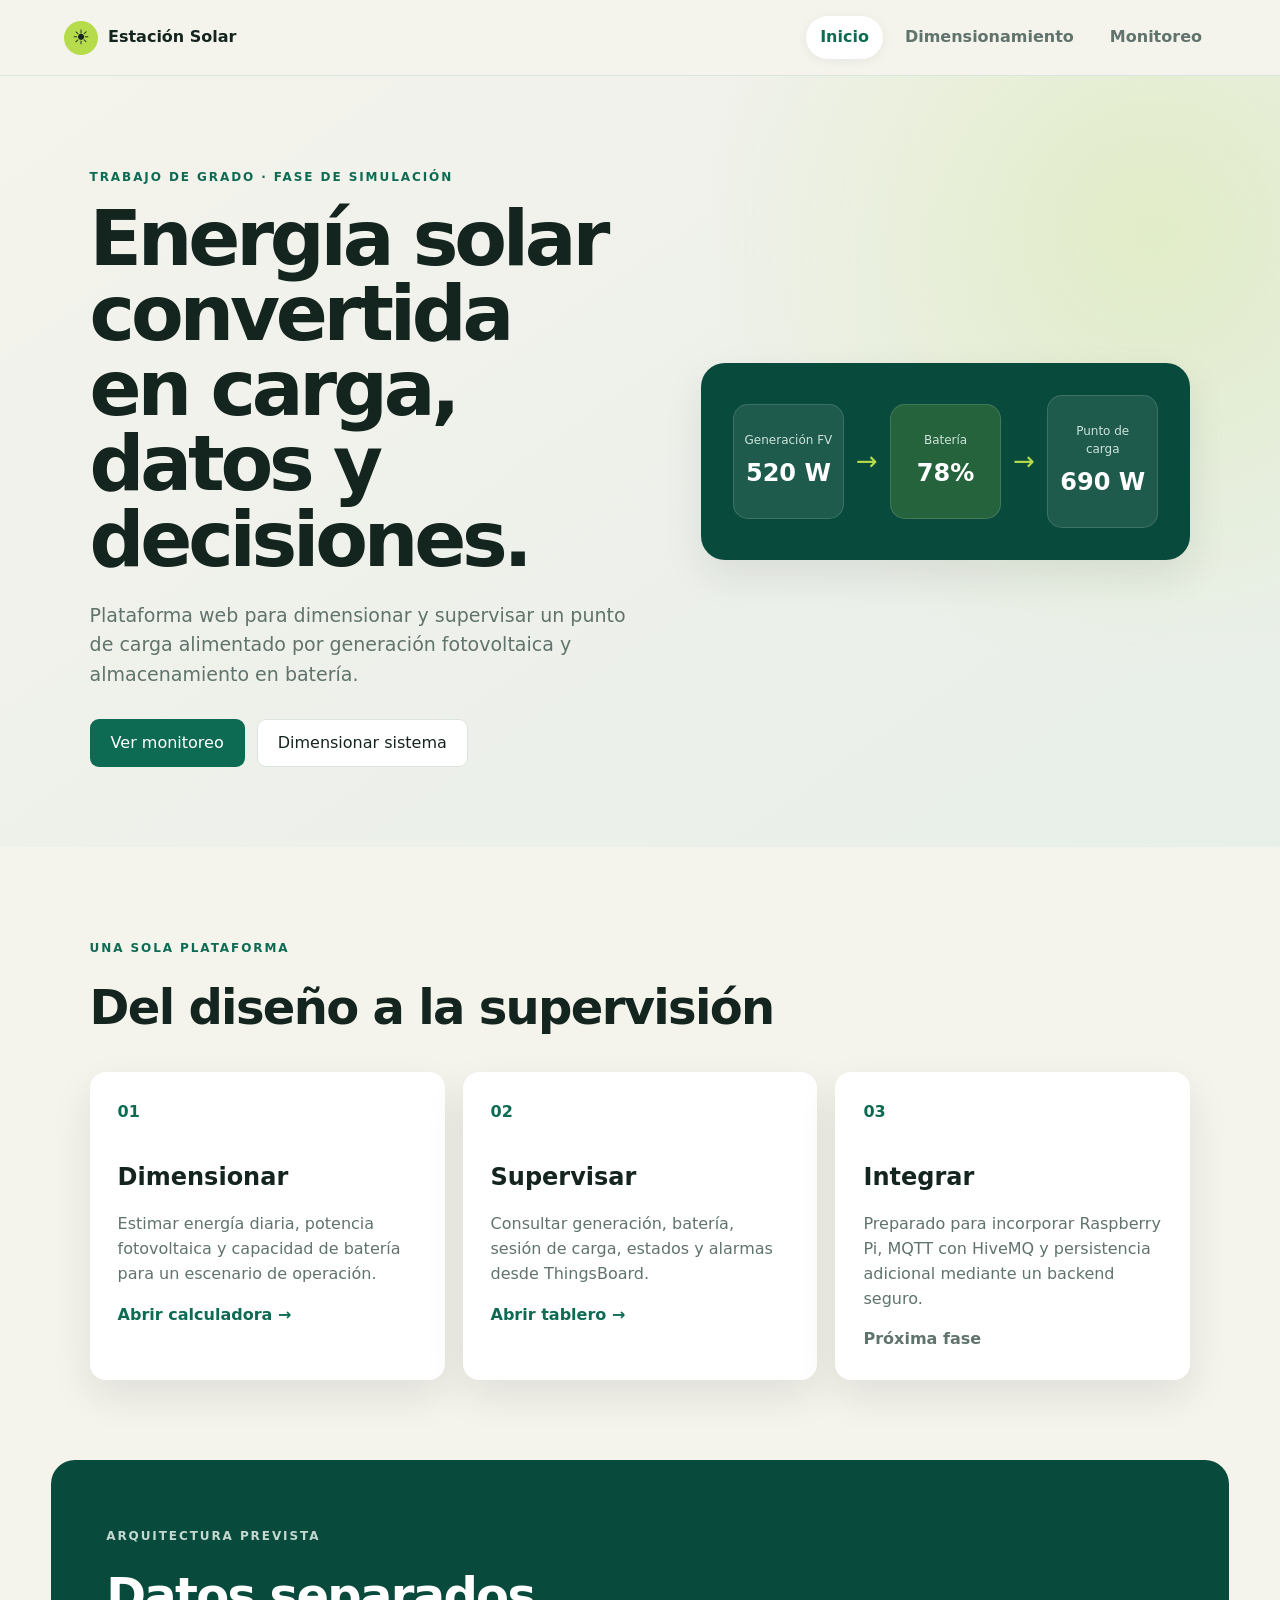
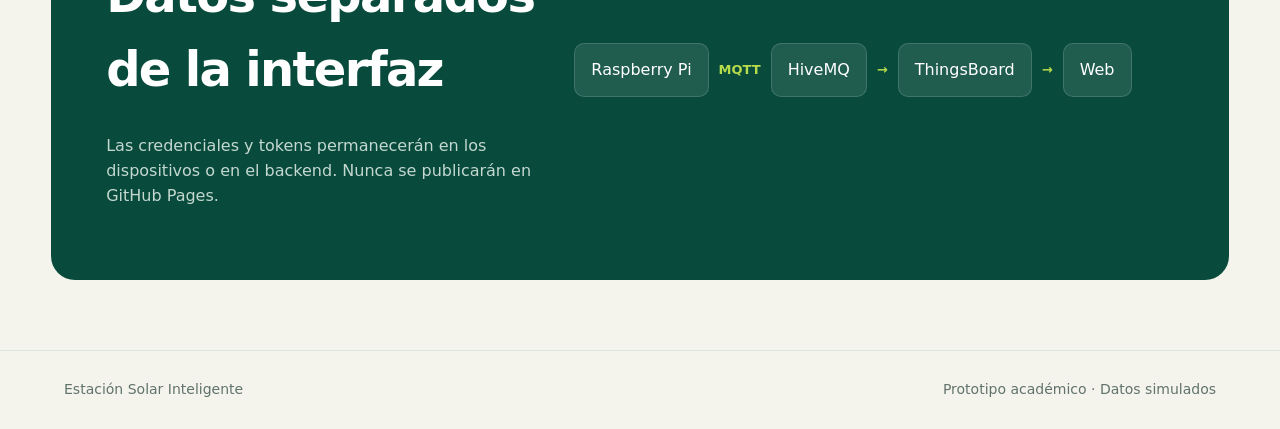
<file: index.html>
<!doctype html>
<html lang="es">
<head>
  <meta charset="utf-8">
  <meta name="viewport" content="width=device-width,initial-scale=1">
  <meta name="description" content="Sistema de gestión y supervisión de una estación de carga solar.">
  <title>Estación Solar Inteligente</title>
  <link rel="stylesheet" href="styles.css">
</head>
<body>
  <header class="site-header">
    <a class="brand" href="index.html" aria-label="Inicio"><span class="brand-mark">☀</span><span>Estación Solar</span></a>
    <button class="menu-button" aria-expanded="false" aria-controls="main-nav">Menú</button>
    <nav id="main-nav" class="nav" aria-label="Navegación principal">
      <a class="active" href="index.html">Inicio</a><a href="dimensionamiento.html">Dimensionamiento</a><a href="monitoreo.html">Monitoreo</a>
    </nav>
  </header>
  <main>
    <section class="hero">
      <div class="hero-copy">
        <p class="eyebrow">Trabajo de grado · Fase de simulación</p>
        <h1>Energía solar convertida en carga, datos y decisiones.</h1>
        <p>Plataforma web para dimensionar y supervisar un punto de carga alimentado por generación fotovoltaica y almacenamiento en batería.</p>
        <div class="actions"><a class="button primary" href="monitoreo.html">Ver monitoreo</a><a class="button secondary" href="dimensionamiento.html">Dimensionar sistema</a></div>
      </div>
      <div class="energy-visual" aria-label="Flujo de energía simulado">
        <div class="energy-node solar"><span>Generación FV</span><strong>520 W</strong></div><span class="flow">→</span>
        <div class="energy-node battery"><span>Batería</span><strong>78%</strong></div><span class="flow">→</span>
        <div class="energy-node charge"><span>Punto de carga</span><strong>690 W</strong></div>
      </div>
    </section>
    <section class="section">
      <p class="eyebrow">Una sola plataforma</p><h2>Del diseño a la supervisión</h2>
      <div class="feature-grid">
        <article class="feature"><span class="feature-number">01</span><h3>Dimensionar</h3><p>Estimar energía diaria, potencia fotovoltaica y capacidad de batería para un escenario de operación.</p><a href="dimensionamiento.html">Abrir calculadora →</a></article>
        <article class="feature"><span class="feature-number">02</span><h3>Supervisar</h3><p>Consultar generación, batería, sesión de carga, estados y alarmas desde ThingsBoard.</p><a href="monitoreo.html">Abrir tablero →</a></article>
        <article class="feature"><span class="feature-number">03</span><h3>Integrar</h3><p>Preparado para incorporar Raspberry Pi, MQTT con HiveMQ y persistencia adicional mediante un backend seguro.</p><span class="muted">Próxima fase</span></article>
      </div>
    </section>
    <section class="section architecture"><div><p class="eyebrow">Arquitectura prevista</p><h2>Datos separados de la interfaz</h2><p>Las credenciales y tokens permanecerán en los dispositivos o en el backend. Nunca se publicarán en GitHub Pages.</p></div><div class="pipeline"><span>Raspberry Pi</span><b>MQTT</b><span>HiveMQ</span><b>→</b><span>ThingsBoard</span><b>→</b><span>Web</span></div></section>
  </main>
  <footer><span>Estación Solar Inteligente</span><span>Prototipo académico · Datos simulados</span></footer>
  <script src="app.js"></script>
</body></html>
</file>
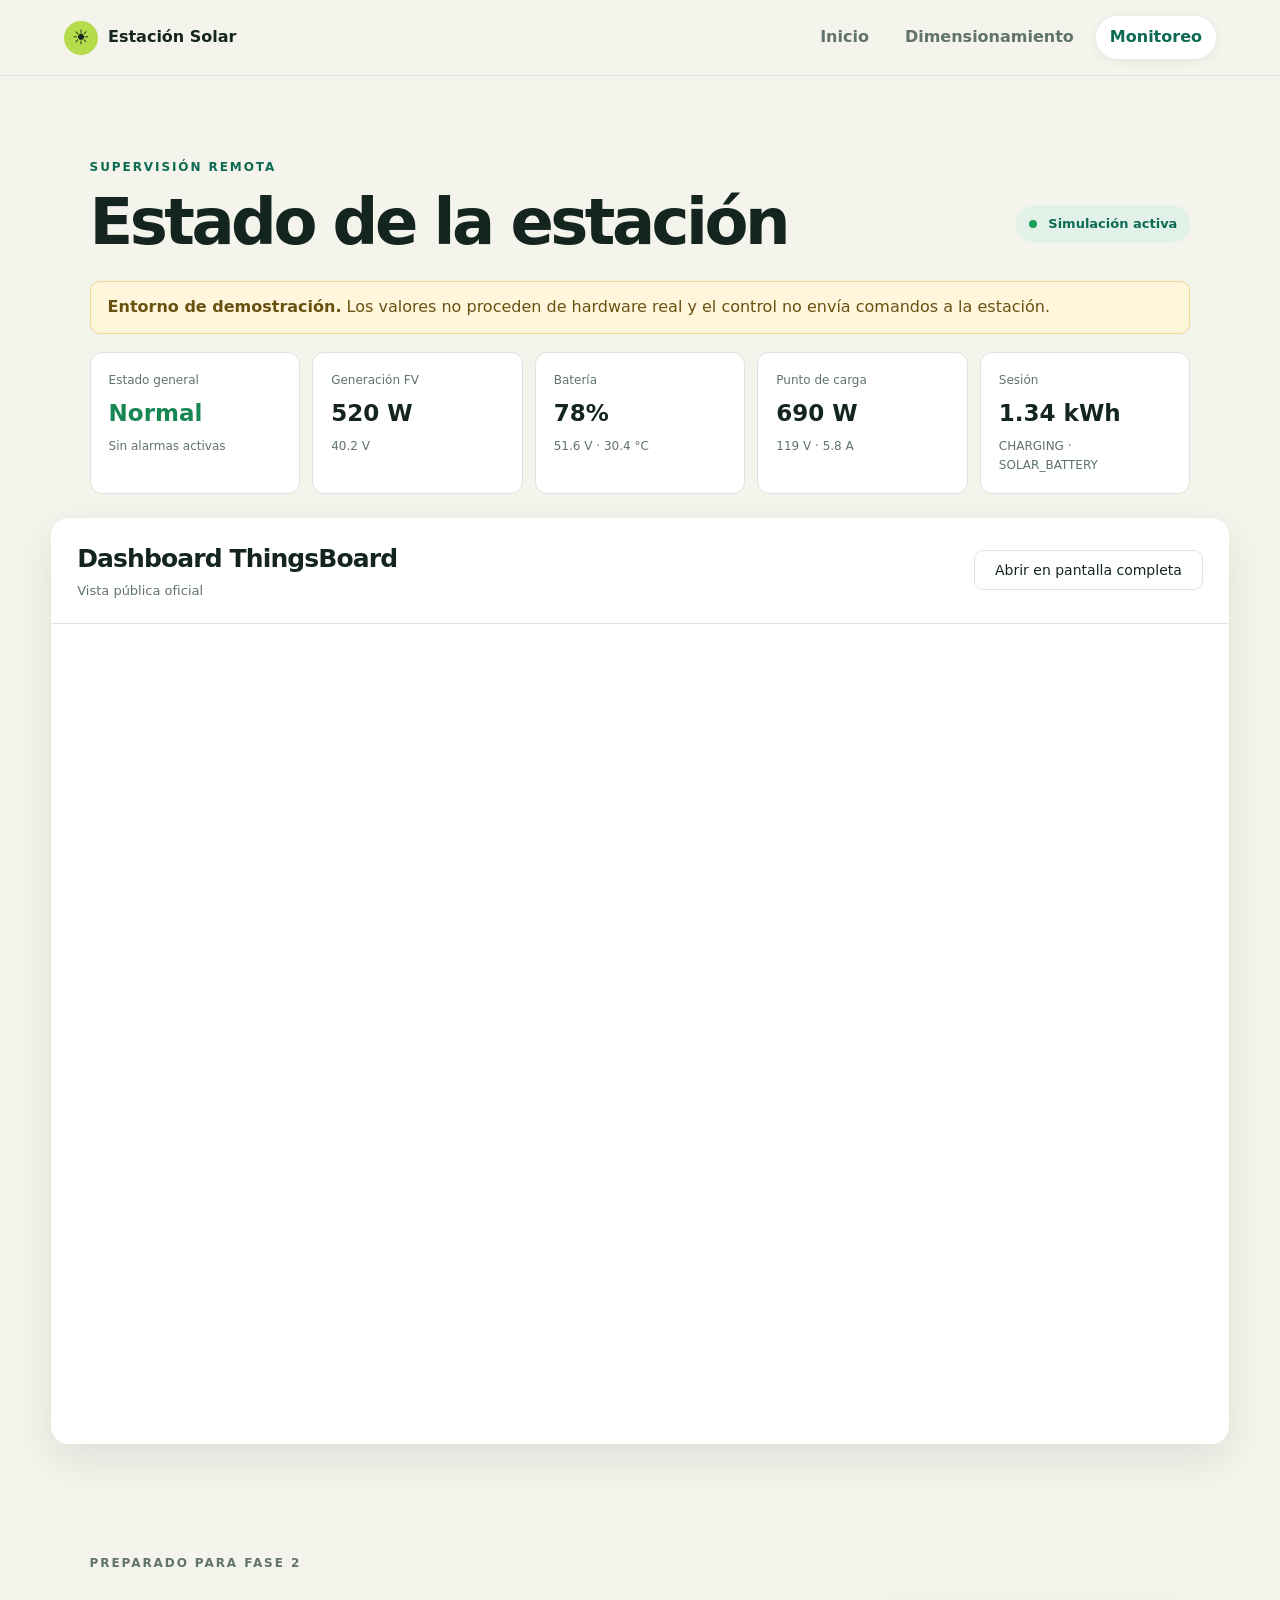
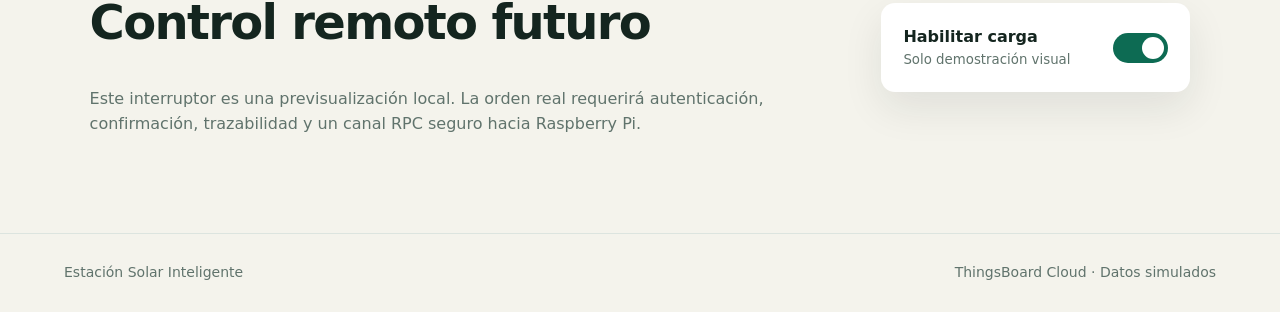
<file: monitoreo.html>
<!doctype html><html lang="es"><head><meta charset="utf-8"><meta name="viewport" content="width=device-width,initial-scale=1"><meta name="description" content="Monitoreo simulado de la estación solar mediante ThingsBoard."><title>Monitoreo | Estación Solar</title><link rel="stylesheet" href="styles.css"></head>
<body><header class="site-header"><a class="brand" href="index.html"><span class="brand-mark">☀</span><span>Estación Solar</span></a><button class="menu-button" aria-expanded="false" aria-controls="main-nav">Menú</button><nav id="main-nav" class="nav"><a href="index.html">Inicio</a><a href="dimensionamiento.html">Dimensionamiento</a><a class="active" href="monitoreo.html">Monitoreo</a></nav></header>
<main><section class="monitor-heading"><div><p class="eyebrow">Supervisión remota</p><h1>Estado de la estación</h1></div><div class="status-pill"><i></i> Simulación activa</div></section>
<section class="notice"><strong>Entorno de demostración.</strong> Los valores no proceden de hardware real y el control no envía comandos a la estación.</section>
<section class="live-summary" aria-label="Resumen simulado"><article><span>Estado general</span><strong class="ok">Normal</strong><small>Sin alarmas activas</small></article><article><span>Generación FV</span><strong id="demo-pv">520 W</strong><small id="demo-pvv">40.2 V</small></article><article><span>Batería</span><strong id="demo-soc">78%</strong><small id="demo-bat">51.6 V · 30.4 °C</small></article><article><span>Punto de carga</span><strong id="demo-power">690 W</strong><small id="demo-charge">119 V · 5.8 A</small></article><article><span>Sesión</span><strong id="demo-energy">1.34 kWh</strong><small>CHARGING · SOLAR_BATTERY</small></article></section>
<section class="dashboard-section"><div class="dashboard-toolbar"><div><h2>Dashboard ThingsBoard</h2><p>Vista pública oficial</p></div><a class="button secondary compact" href="https://thingsboard.cloud/dashboard/7d13a7f0-b7e5-11f1-b576-77a220d5bf3e?publicId=cea00c60-b83c-11f1-8680-eb7b4f3816b1" target="_blank" rel="noopener noreferrer">Abrir en pantalla completa</a></div><div class="iframe-wrap"><iframe title="Dashboard público de ThingsBoard" src="https://thingsboard.cloud/dashboard/7d13a7f0-b7e5-11f1-b576-77a220d5bf3e?publicId=cea00c60-b83c-11f1-8680-eb7b4f3816b1" loading="lazy" referrerpolicy="strict-origin-when-cross-origin" allowfullscreen></iframe></div></section>
<section class="control-preview section"><div><p class="eyebrow">Preparado para fase 2</p><h2>Control remoto futuro</h2><p>Este interruptor es una previsualización local. La orden real requerirá autenticación, confirmación, trazabilidad y un canal RPC seguro hacia Raspberry Pi.</p></div><label class="switch-row"><span><strong>Habilitar carga</strong><small id="control-caption">Solo demostración visual</small></span><input id="charge-demo" type="checkbox" checked><i aria-hidden="true"></i></label></section></main>
<footer><span>Estación Solar Inteligente</span><span>ThingsBoard Cloud · Datos simulados</span></footer><script src="app.js"></script></body></html>
</file>
<file: styles.css>
:root{--ink:#14251f;--muted:#60736c;--green:#0d6b53;--green-dark:#084b3c;--lime:#b6db4b;--cream:#f4f3ec;--white:#fff;--line:#dce4df;--amber:#e78c2c;--shadow:0 16px 40px rgba(20,37,31,.09)}*{box-sizing:border-box}html{scroll-behavior:smooth}body{margin:0;background:var(--cream);color:var(--ink);font:16px/1.55 Inter,ui-sans-serif,system-ui,-apple-system,BlinkMacSystemFont,"Segoe UI",sans-serif}a{color:inherit}.site-header{height:76px;padding:0 clamp(20px,5vw,72px);display:flex;align-items:center;justify-content:space-between;background:rgba(244,243,236,.95);border-bottom:1px solid var(--line);position:sticky;top:0;z-index:10;backdrop-filter:blur(12px)}.brand{display:flex;gap:10px;align-items:center;text-decoration:none;font-weight:800}.brand-mark{display:grid;place-items:center;width:34px;height:34px;border-radius:50%;background:var(--lime);font-size:20px}.nav{display:flex;gap:8px}.nav a{padding:9px 14px;border-radius:999px;text-decoration:none;color:var(--muted);font-weight:650}.nav a:hover,.nav a.active{background:var(--white);color:var(--green);box-shadow:0 2px 12px rgba(20,37,31,.06)}.menu-button{display:none;background:none;border:0;font-weight:700}.hero{min-height:610px;padding:80px clamp(20px,7vw,110px);display:grid;grid-template-columns:1.05fr .95fr;align-items:center;gap:70px;background:radial-gradient(circle at 90% 20%,rgba(182,219,75,.22),transparent 34%),linear-gradient(145deg,#f4f3ec,#e8efe9)}.hero h1,.page-heading h1,.monitor-heading h1{font-size:clamp(42px,6vw,78px);line-height:.98;letter-spacing:-.055em;margin:14px 0 24px;max-width:850px}.hero-copy>p:not(.eyebrow){font-size:19px;color:var(--muted);max-width:630px}.eyebrow{text-transform:uppercase;letter-spacing:.16em;font-size:12px;font-weight:800;color:var(--green)}.actions{display:flex;gap:12px;margin-top:30px;flex-wrap:wrap}.button{display:inline-flex;align-items:center;justify-content:center;min-height:48px;padding:0 20px;border:1px solid transparent;border-radius:9px;text-decoration:none;font-weight:750;cursor:pointer;font:inherit}.button.primary{background:var(--green);color:#fff}.button.primary:hover{background:var(--green-dark)}.button.secondary{background:var(--white);border-color:var(--line)}.button.compact{min-height:40px;font-size:14px}.energy-visual{background:var(--green-dark);color:#fff;padding:32px;border-radius:24px;box-shadow:var(--shadow);display:grid;grid-template-columns:1fr auto 1fr auto 1fr;align-items:center;gap:12px}.energy-node{text-align:center;padding:26px 10px;border-radius:15px;background:rgba(255,255,255,.09);border:1px solid rgba(255,255,255,.14)}.energy-node span{display:block;font-size:12px;color:#cfe3db}.energy-node strong{display:block;font-size:24px;margin-top:5px}.energy-node.battery{background:rgba(182,219,75,.17)}.flow{color:var(--lime);font-size:26px}.section{padding:80px clamp(20px,7vw,110px)}.section h2,.dashboard-section h2{font-size:clamp(30px,4vw,48px);letter-spacing:-.035em;margin:8px 0 28px}.feature-grid{display:grid;grid-template-columns:repeat(3,1fr);gap:18px}.feature{background:var(--white);padding:28px;border-radius:16px;box-shadow:var(--shadow);min-height:260px}.feature-number{font-weight:800;color:var(--green)}.feature h3{font-size:24px;margin:34px 0 8px}.feature p{color:var(--muted)}.feature a{color:var(--green);font-weight:750;text-decoration:none}.muted{color:var(--muted);font-weight:700}.architecture{margin:0 clamp(20px,4vw,62px) 70px;padding:55px;display:grid;grid-template-columns:1fr 1.4fr;align-items:center;gap:40px;background:var(--green-dark);color:#fff;border-radius:24px}.architecture p{color:#c4d8d0}.pipeline{display:flex;align-items:center;gap:10px;flex-wrap:wrap}.pipeline span{padding:14px 16px;background:rgba(255,255,255,.1);border:1px solid rgba(255,255,255,.14);border-radius:10px}.pipeline b{color:var(--lime);font-size:13px}footer{padding:28px clamp(20px,5vw,72px);display:flex;justify-content:space-between;color:var(--muted);border-top:1px solid var(--line);font-size:14px}.page-heading,.monitor-heading{padding:70px clamp(20px,7vw,110px) 28px}.page-heading p:last-child{max-width:720px;color:var(--muted);font-size:18px}.calculator{padding-top:20px;display:grid;grid-template-columns:minmax(300px,.75fr) 1.25fr;gap:24px}.form-card,.results{background:#fff;border-radius:18px;padding:30px;box-shadow:var(--shadow)}.form-card{display:grid;gap:18px}.form-card h2{font-size:25px;margin:0}.form-card label{display:grid;gap:7px;font-size:14px;font-weight:700}.form-card input{width:100%;padding:13px;border:1px solid #cbd7d1;border-radius:8px;font:inherit}.results{display:grid;grid-template-columns:1fr 1fr;gap:14px}.results article{background:#eff5f1;border-radius:12px;padding:22px}.results span{display:block;color:var(--muted);font-size:13px}.results strong{display:block;font-size:clamp(22px,3vw,34px);margin-top:6px}.results p{grid-column:1/-1;color:var(--muted);margin:6px}.monitor-heading{display:flex;justify-content:space-between;align-items:end}.monitor-heading h1{font-size:clamp(40px,5vw,66px);margin-bottom:0}.status-pill{margin-bottom:10px;padding:9px 13px;background:#e2f2e9;border-radius:999px;color:var(--green);font-weight:750;font-size:13px}.status-pill i{display:inline-block;width:8px;height:8px;border-radius:50%;background:#1d9e5c;margin-right:7px}.notice{margin:0 clamp(20px,7vw,110px) 18px;padding:13px 17px;background:#fff6db;border:1px solid #ebd893;border-radius:10px;color:#695112}.live-summary{padding:0 clamp(20px,7vw,110px) 24px;display:grid;grid-template-columns:repeat(5,1fr);gap:12px}.live-summary article{background:#fff;padding:18px;border-radius:12px;border:1px solid var(--line)}.live-summary span,.live-summary small{display:block;color:var(--muted);font-size:12px}.live-summary strong{display:block;font-size:23px;margin:6px 0}.live-summary .ok{color:#198754}.dashboard-section{margin:0 clamp(20px,4vw,62px);background:#fff;border-radius:18px;overflow:hidden;box-shadow:var(--shadow)}.dashboard-toolbar{padding:22px 26px;display:flex;justify-content:space-between;align-items:center;border-bottom:1px solid var(--line)}.dashboard-toolbar h2{font-size:25px;margin:0}.dashboard-toolbar p{margin:3px 0 0;color:var(--muted);font-size:13px}.iframe-wrap{height:min(70vw,820px);min-height:560px}.iframe-wrap iframe{width:100%;height:100%;border:0}.control-preview{margin-top:18px;display:grid;grid-template-columns:1fr auto;gap:40px;align-items:center}.control-preview p{color:var(--muted);max-width:720px}.switch-row{display:flex;gap:20px;align-items:center;background:#fff;padding:22px;border-radius:14px;box-shadow:var(--shadow)}.switch-row span{min-width:190px}.switch-row small{display:block;color:var(--muted)}.switch-row input{position:absolute;opacity:0}.switch-row i{width:55px;height:30px;border-radius:999px;background:#aebcb6;position:relative;cursor:pointer}.switch-row i:after{content:"";position:absolute;width:22px;height:22px;left:4px;top:4px;background:#fff;border-radius:50%;transition:.2s}.switch-row input:checked+i{background:var(--green)}.switch-row input:checked+i:after{transform:translateX(25px)}
@media(max-width:900px){.hero{grid-template-columns:1fr;min-height:auto}.feature-grid{grid-template-columns:1fr}.architecture,.calculator{grid-template-columns:1fr}.live-summary{grid-template-columns:repeat(2,1fr)}.control-preview{grid-template-columns:1fr}.energy-visual{max-width:620px}}
@media(max-width:640px){.site-header{height:auto;min-height:68px;flex-wrap:wrap}.menu-button{display:block}.nav{display:none;width:100%;padding:8px 0 14px;flex-direction:column}.nav.open{display:flex}.nav a{text-align:center}.hero{padding-top:55px}.energy-visual{grid-template-columns:1fr}.flow{transform:rotate(90deg)}.architecture{margin-left:10px;margin-right:10px;padding:28px}.results{grid-template-columns:1fr}.results p{grid-column:auto}.monitor-heading{align-items:start;flex-direction:column}.live-summary{grid-template-columns:1fr}.dashboard-section{margin:0 8px}.dashboard-toolbar{align-items:start;gap:15px;flex-direction:column}.iframe-wrap{height:720px}.control-preview{padding-top:40px}footer{gap:8px;flex-direction:column}}


body.embedded-page{overflow:hidden}.dimensionador-frame-wrap{height:calc(100vh - 76px)}.dimensionador-frame{display:block;width:100%;height:100%;border:0;background:#f5f7fa}@media(max-width:640px){body.embedded-page{overflow:auto}.dimensionador-frame-wrap{height:calc(100vh - 68px);min-height:720px}}
</file>
